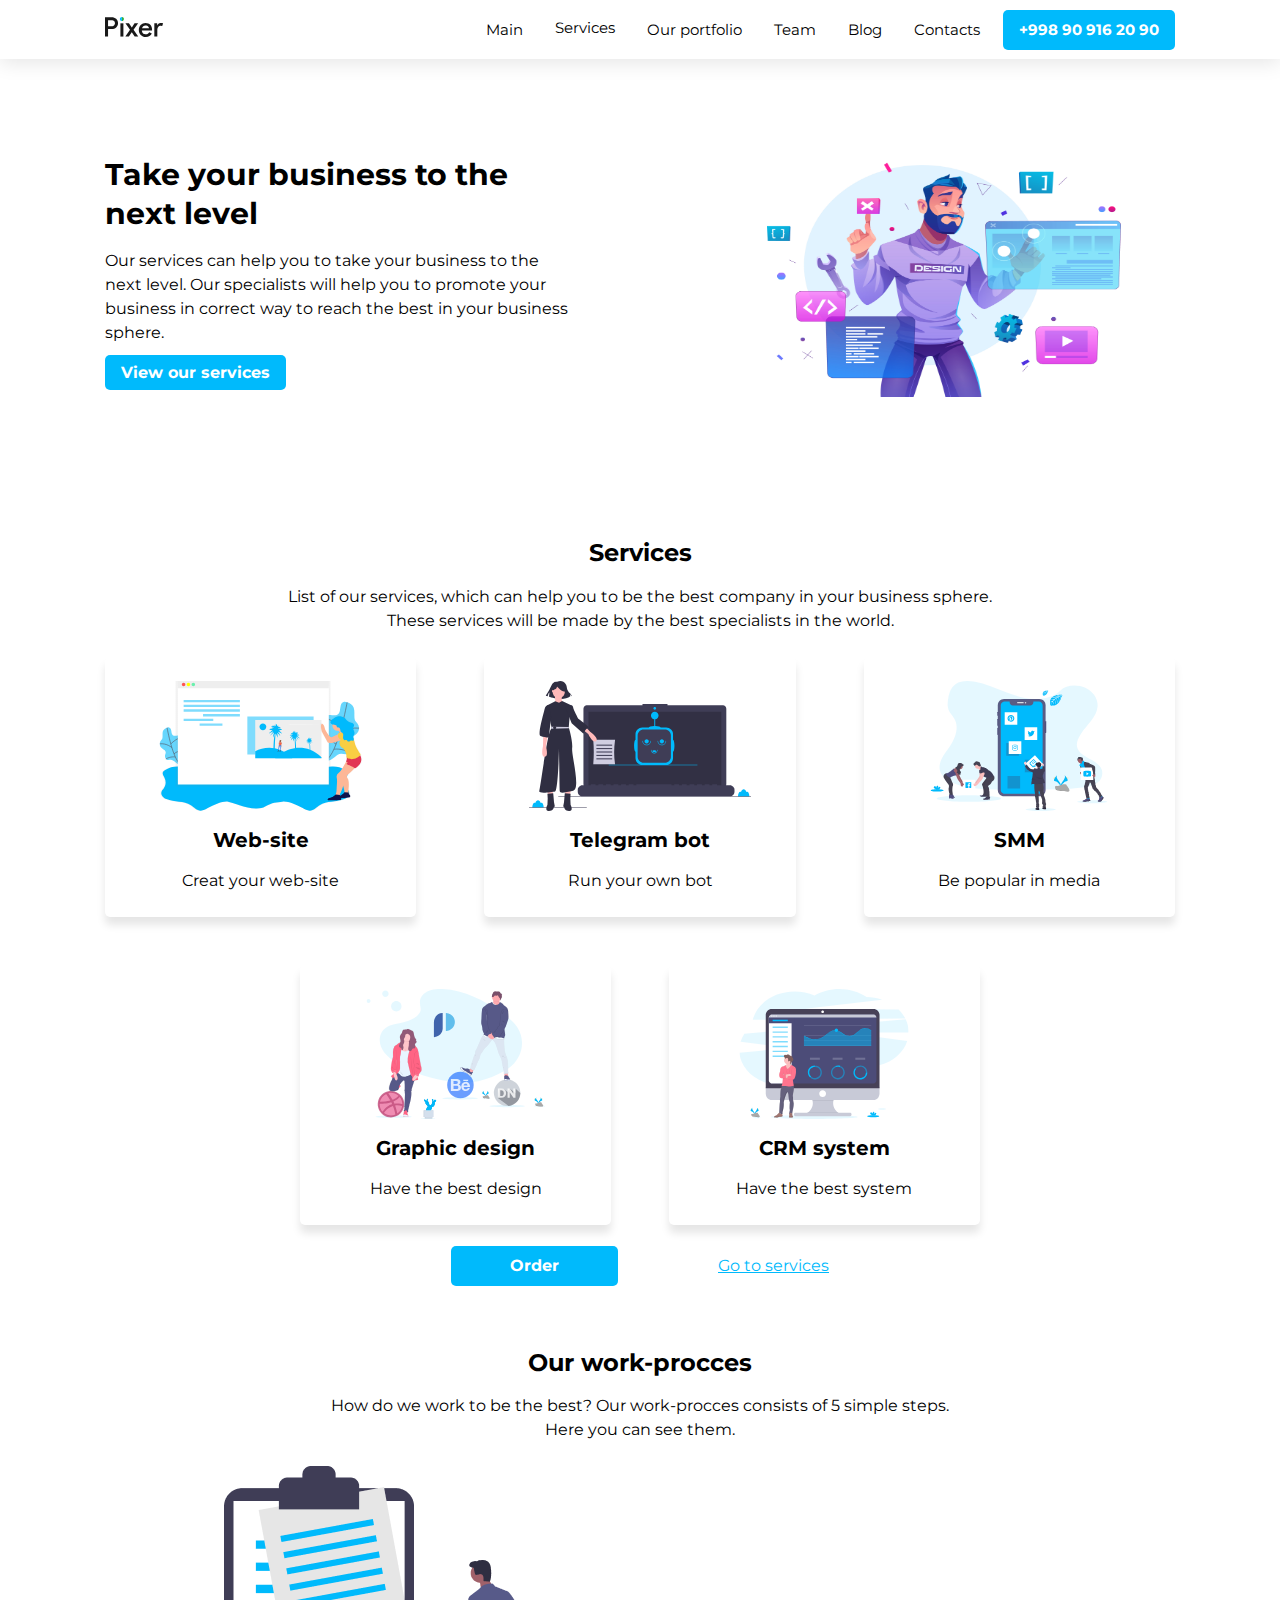
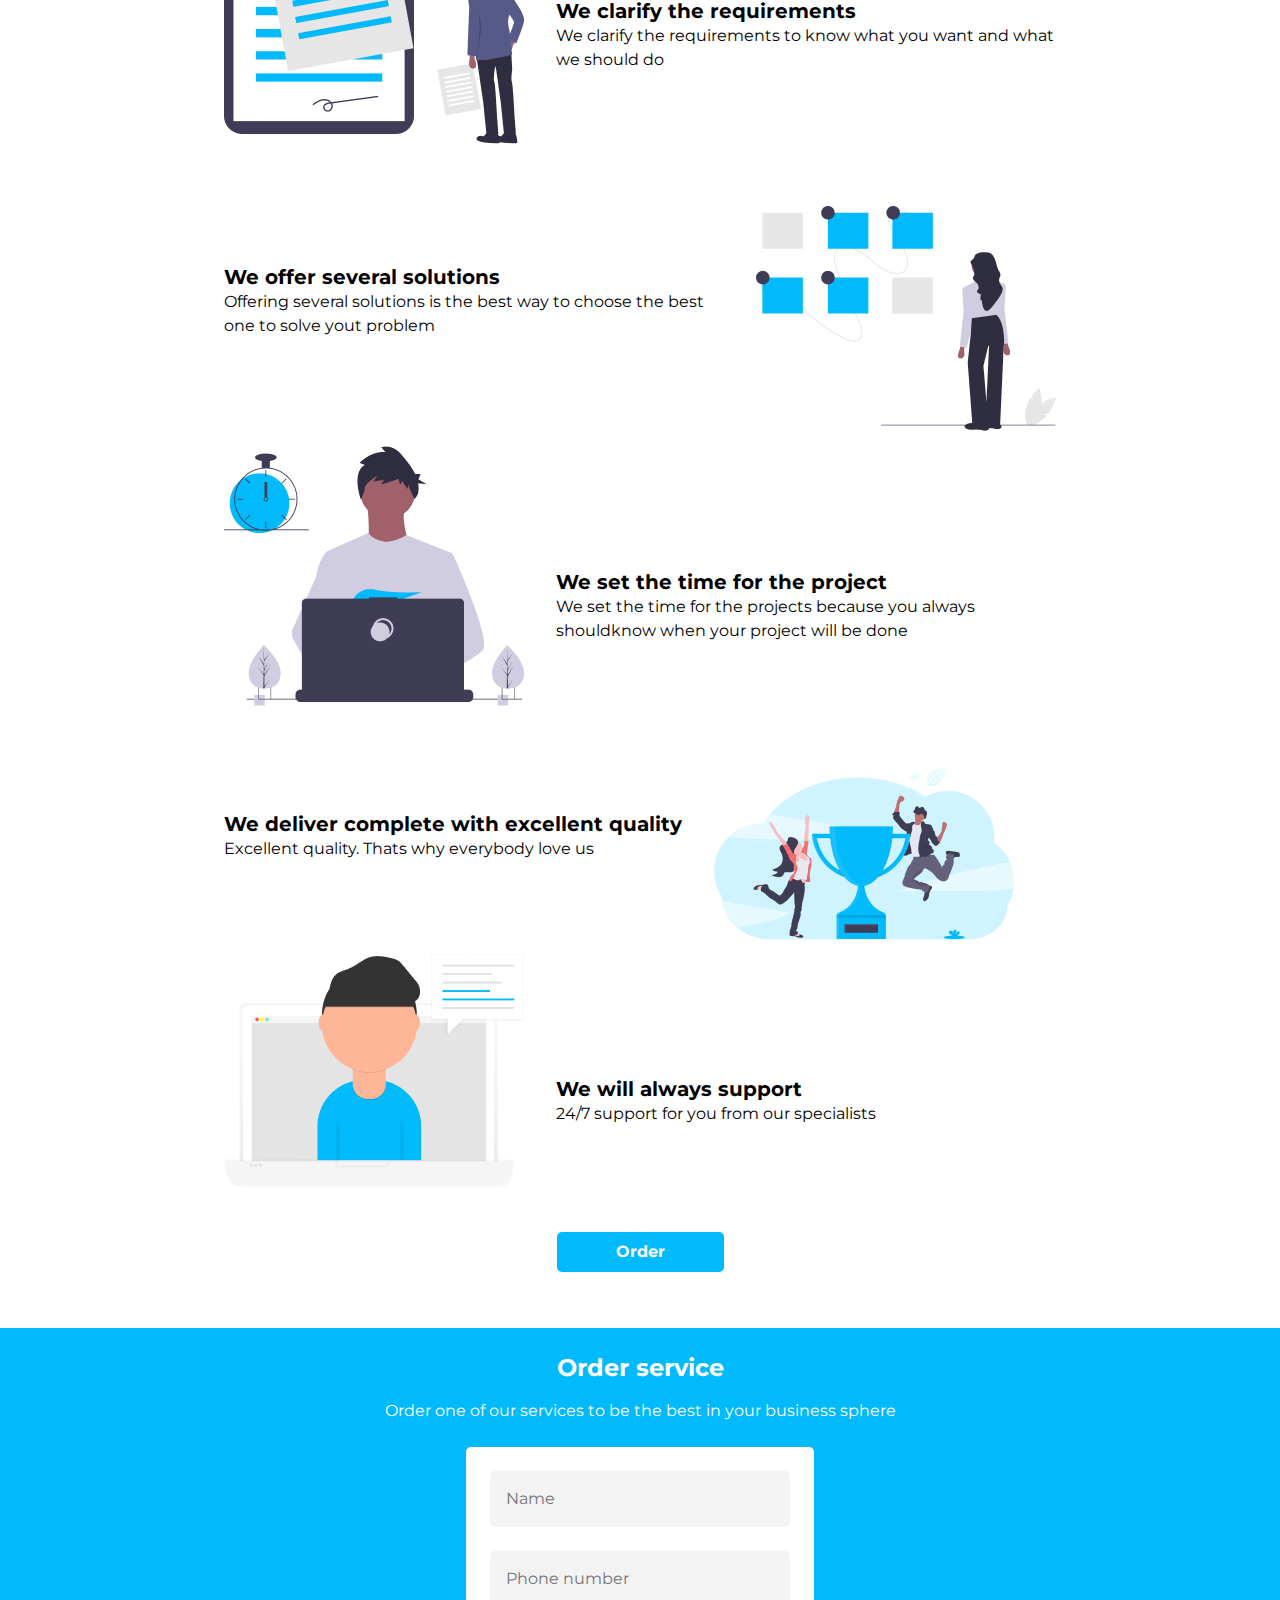
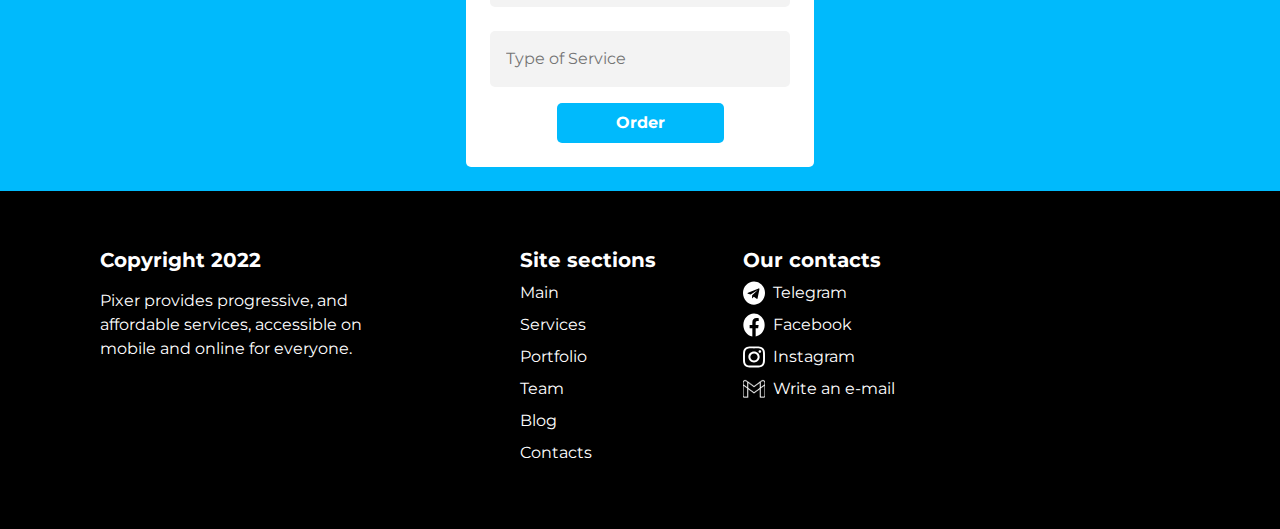
<file: index.html>
<!DOCTYPE html>
<html lang="en">

<head>
    <meta charset="UTF-8">
    <meta http-equiv="X-UA-Compatible" content="IE=edge">
    <meta name="viewport" content="width=device-width, initial-scale=1.0">
    <link rel="stylesheet" href="css/style.css">
    <link rel="stylesheet" href="./css/normolize.css">
    <title>Pixer</title>
</head>
<body>

    <h1 class="visually-hidden">Pixer</h1>
<!-- header -->
    <header>
        <div class="container header-content">
            <a href="" class="logo"><img src="images/logo.svg" alt="logo"></a>

            <nav class="navbar">
                <ul class="navbar-list">
                    <li><a href="#intro" class="navbar-link">Main</a></li>
                    <li class="list-select"><a href="services.html" class="navbar-link">Services</a></li>
                    <li><a href="#" class="navbar-link">Our portfolio</a></li>
                    <li><a href="#" class="navbar-link">Team</a></li>
                    <li><a href="#" class="navbar-link">Blog</a></li>
                    <li><a href="#contact" class="navbar-link">Contacts</a></li>
                </ul>
                <a href="tel:+998 90 916 20 90" class="phone-link">+998 90 916 20 90</a>
            </nav>
        </div>
    </header>
<!-- main -->
    <main>
        <section id="intro">
            <div class="container intro-content">
                <div class="intro-left">
                    <h2>Take your business to the <br>next level</h2>
                    <p>Our services can help you to take your business to the next level. Our specialists will help you to promote your business in correct way to reach the best in your business sphere.</p>
                    <a href="services.html" class="services-button">View our services</a>
                </div>
                <div class="intro-right">
                        <img src="images/illustrate.jpg" alt="illustrate" class="illustration">
                </div>
            </div>
        </section>
        <section id="services">
            <div class="container services-content">
                <h2>Services</h2>
                <p>List of our services, which can help you to be the best company in your business sphere.<br>
                These services will be made by the best specialists in the world.
                </p>

                <ul class="services-list">
                    <li class="services-item">
                        <img src="images/services-img-1.svg" alt="website">
                        <h3>Web-site </h3>
                        <span>Creat your web-site</span>
                    </li>

                    <li class="services-item">
                        <img src="images/services-img-2.svg" alt="telegram">
                        <h3>Telegram bot</h3>
                        <span>Run your own bot</span>
                    </li>

                    <li class="services-item">
                        <img src="images/services-img-3.svg" alt="SMM">
                        <h3>SMM</h3>
                        <span>Be popular in media</span>
                    </li>

                    <li class="services-item">
                        <img src="images/services-img-4.svg" alt="Graphic design">
                        <h3>Graphic design</h3>
                        <span>Have the best design</span>
                    </li>

                    <li class="services-item">
                        <img src="images/services-img-5.svg" alt="CRM system">
                        <h3>CRM system</h3>
                        <span>Have the best system</span>
                    </li>
                </ul>
                <div class="buttons">
                    <a href="#form" class="default-button">Order</a>
                    <a href="services.html" class="support" target="_blank">Go to services</a>
                </div>
            </div>
        </section>
        <section class="work-procces">
            <div class="container work-procces-content">
                <h2 class="title">Our work-procces</h2>
                <p class="title-content">How do we work to be the best? Our work-procces consists of 5 simple steps.<br> Here you can see them.</p>

                <ul class="work-content">
                    <li class="work-item">
                        <div class="work-left">
                            <img src="./images/work-illustrate.png" alt="illustrate">
                        </div>
                        <div class="work-right">
                            <h2>
                                We clarify the requirements
                            </h2>
                            <p>We clarify the requirements to know what you want and what we should do</p>
                        </div>
                    </li>

                    <li class="work-item">
                        <div class="work-left">
                            <h2>
                                We offer several solutions
                            </h2>
                            <p>Offering several solutions is the best way to choose the best one to solve yout problem</p>
                        </div>
                        <div class="work-right">
                            <img src="./images/work-illustrate1.png" alt="illustrate">
                        </div>
                    </li>

                    <li class="work-item">
                        <div class="work-left">
                            <img src="./images/work-illustrate2.png" alt="illustrate">
                        </div>
                        <div class="work-right">
                            <h2>
                                We set the time for the project
                            </h2>
                            <p>We set the time for the projects because you always shouldknow when your project will be done</p>
                        </div>
                    </li>

                    <li class="work-item">
                        <div class="work-left">
                            <h2>
                                We deliver complete with excellent quality
                            </h2>
                            <p>Excellent quality. Thats why everybody love us</p>
                        </div>
                        <div class="work-right">
                            <img src="./images/work-illustrate3.png" alt="illustrate">
                        </div>
                    </li>

                    <li class="work-item">
                        <div class="work-left">
                            <img src="./images/work-illustrate4.png" alt="illustrate">
                        </div>
                        <div class="work-right">
                            <h2>
                                We will always support
                            </h2>
                            <p>24/7 support for you from our specialists</p>
                        </div>
                    </li>
                </ul>
                <center>
                <div class="work-butoon">
                    <a href="#form" class="default-button">Order</a>
                </div>
                </center>
            </div>
        </section>
        <section id="form">
            <h2 class="form-title">Order service</h2>
            <p class="form-context">Order one of  our services to be the best in your business sphere</p>
            <form>
                <input type="text" placeholder="Name">
                <input type="tel" placeholder="Phone number">
                <input type="text" placeholder="Type of Service">
                <div class="form-button">
                    <a href="#form" class="default-button">Order</a>
                </div>
            </form>
        </section>
    </main>
<!-- footer -->
    <footer id="contact">
        <div class="copyrihgt">
            <h3 class="copy-title">Copyright 2022</h3>
            <p class="copy-content">Pixer provides progressive, and affordable services, accessible on mobile and online 
            for everyone.</p>
        </div>
        <div class="copyright-navi">
            <ul class="footer-nav">
                <h3 class="copy-title">Site sections</h3>
                <li><a href="#intro">Main</a></li>
                <li><a href="#services">Services</a></li>
                <li><a href="#">Portfolio</a></li>
                <li><a href="#">Team</a></li>
                <li><a href="#">Blog</a></li>
                <li><a href="#contact">Contacts</a></li>
            </ul>
            <ul class="social-nets">
                <h3 class="copy-title">Our contacts</h3>
                <li><a href="https://t.me/Kh_Khabibullokhon" target="_blank"><img src="./images/telegram.svg" alt="telegram">Telegram</a></li>
                <li><a href="https://www.facebook.com/khabib.roocky.1/" target="_blank"><img src="./images/facebook.svg" alt="facebook">Facebook</a></li>
                <li><a href="https://www.instagram.com/nig_bib/" target="_blank"><img src="./images/instagram.svg" alt="instagram">Instagram</a></li>
                <li><a href="mailto:k01346595@gmail.com" target="_blank"><img src="./images/gmail.png "alt="gmail">Write an e-mail</a></li>
            </ul>
        </div>
    </footer>
</body>
</html>
</file>
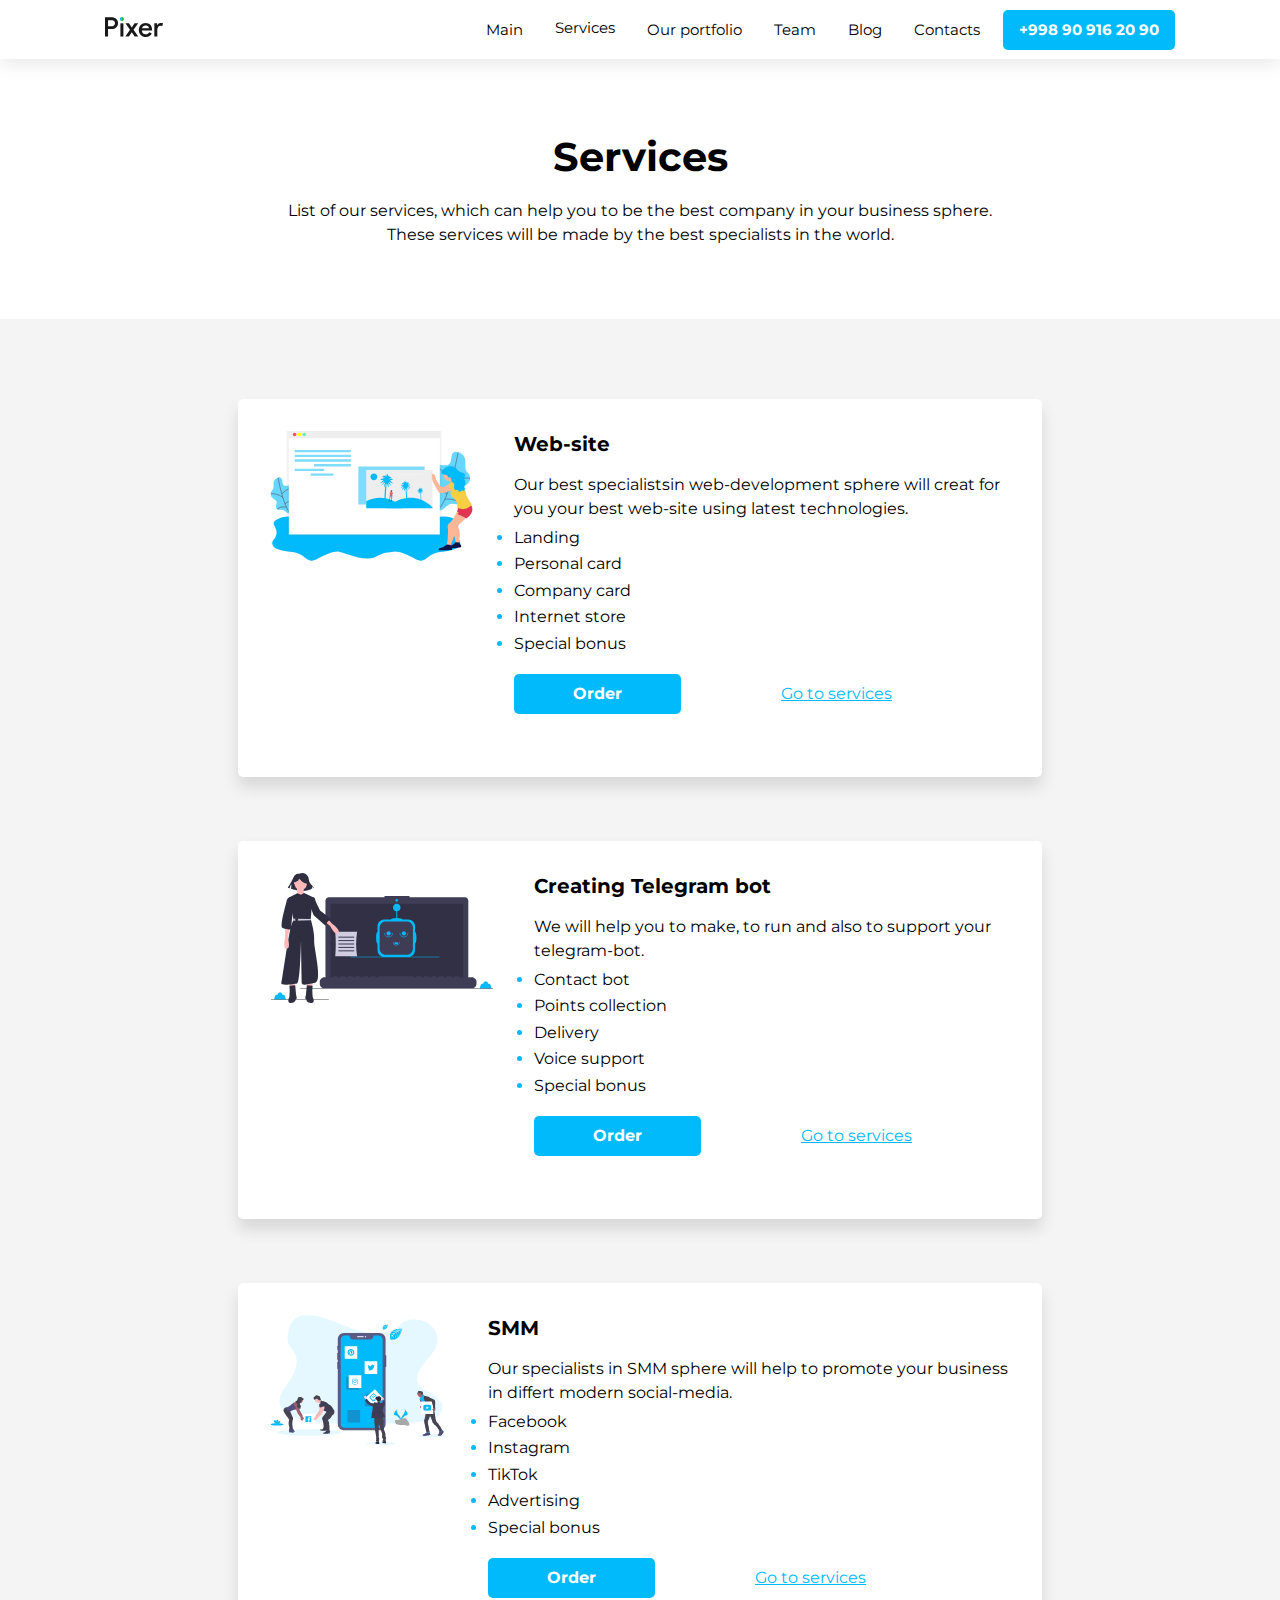
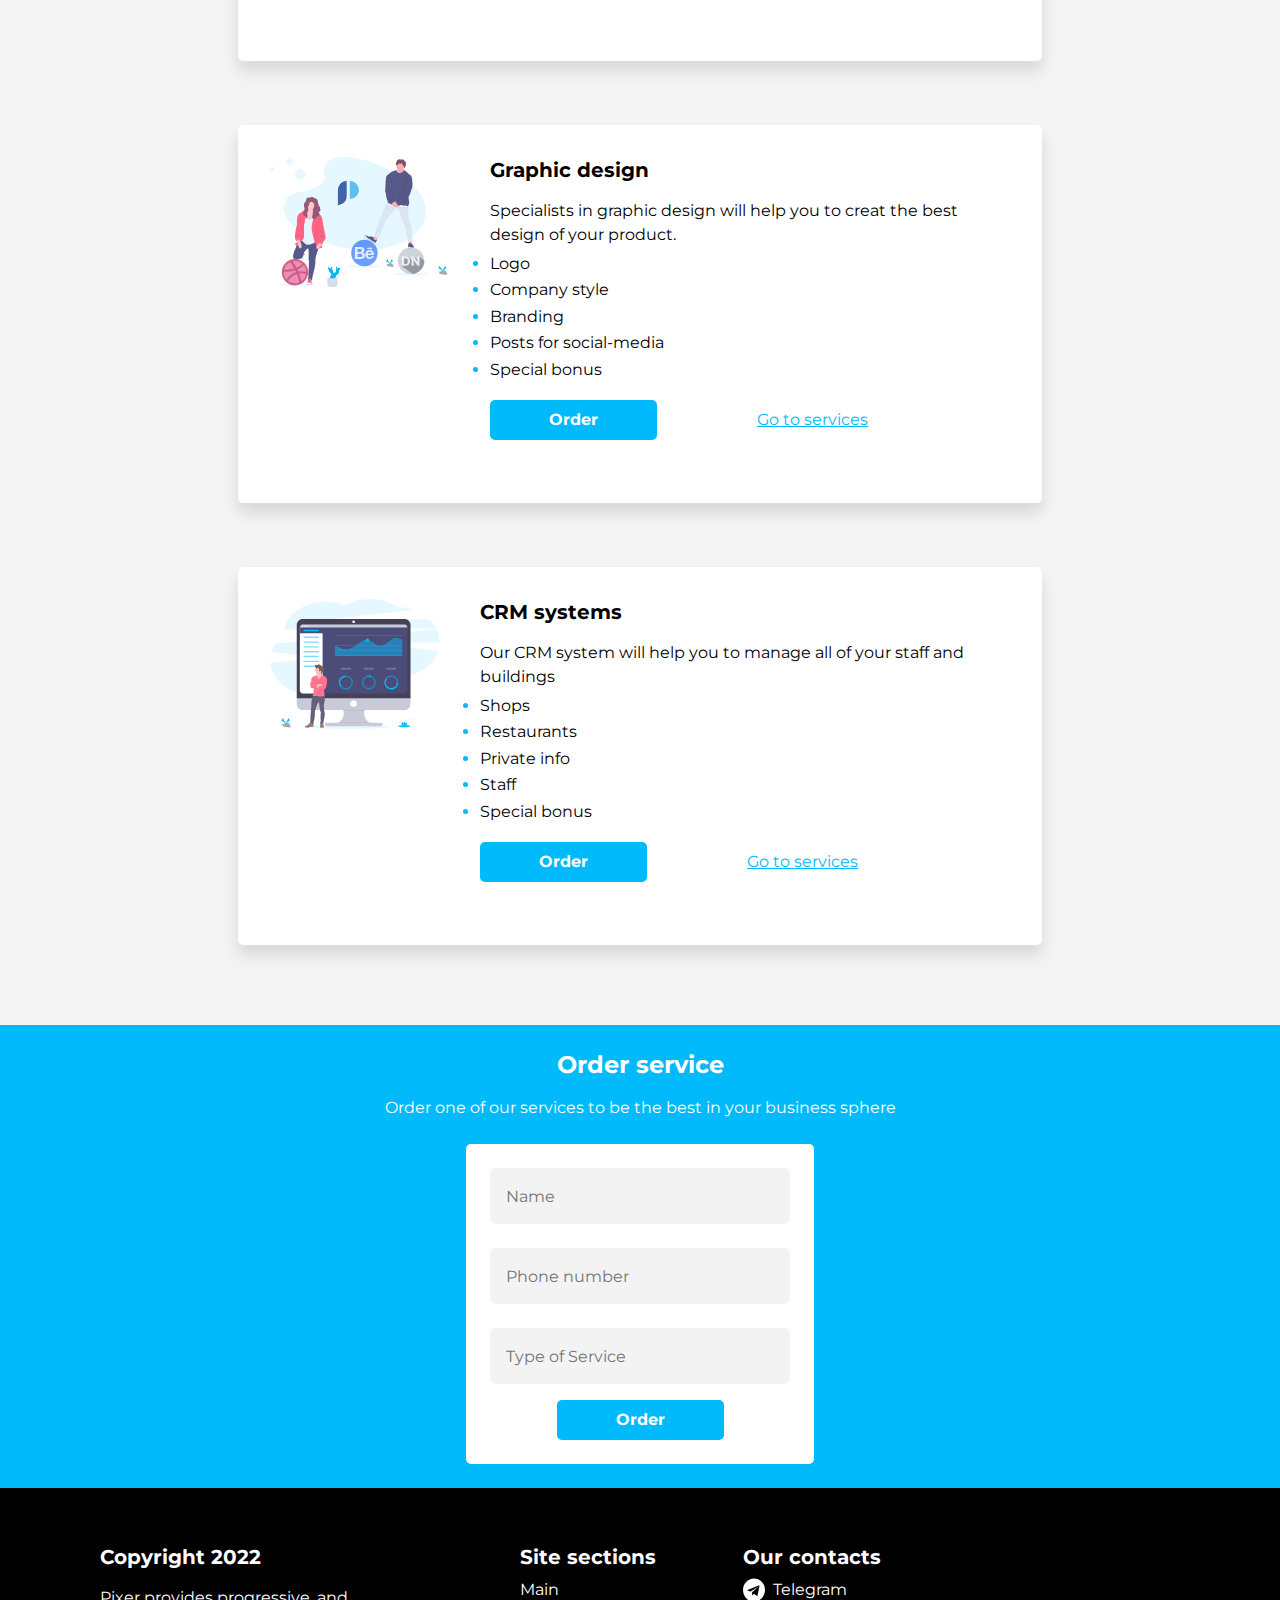
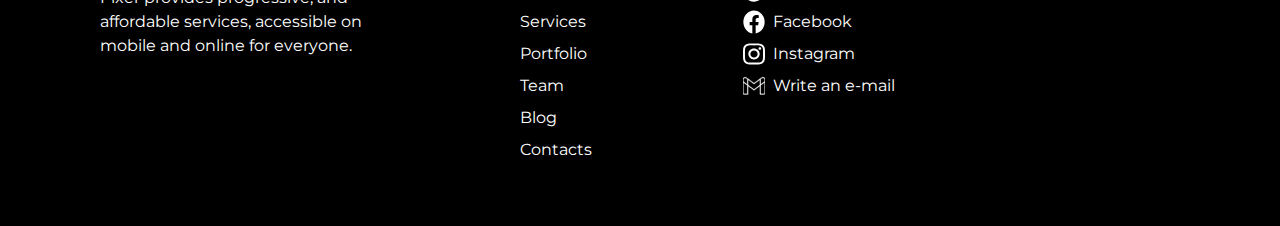
<file: services.html>
<!DOCTYPE html>
<html lang="en">
<head>
    <meta charset="UTF-8">
    <meta http-equiv="X-UA-Compatible" content="IE=edge">
    <meta name="viewport" content="width=device-width, initial-scale=1.0">
    <link rel="stylesheet" href="css/style.css">
    <link rel="stylesheet" href="./css/normolize.css">
    <title>Services</title>
</head>
<body>
    <header>
        <div class="container header-content">
            <a href="" class="logo"><img src="images/logo.svg" alt="logo"></a>

            <nav class="navbar">
                <ul class="navbar-list">
                    <li><a href="index.html" class="navbar-link">Main</a></li>
                    <li class="list-select"><a href="xizmat.html" class="navbar-link">Services</a></li>
                    <li><a href="" class="navbar-link">Our portfolio</a></li>
                    <li><a href="" class="navbar-link">Team</a></li>
                    <li><a href="" class="navbar-link">Blog</a></li>
                    <li><a href="#contact" class="navbar-link">Contacts</a></li>
                </ul>
                <a href="tel:+998 90 916 20 90" class="phone-link">+998 90 916 20 90</a>
            </nav>
        </div>
    </header>
<!-- main -->
    <main id="services-main">
    <section class="title">
        <div class="container">
            <h2 class="services-title-2">Services</h2>
            <p class="services-text-2">List of our services, which can help you to be the best company in your business sphere.<br>
                These services will be made by the best specialists in the world.</p>
        </div>
    </section>

    <section id="list">
        <ul>
            <li class="list-item">
                <div class="img"><img src="./images/services-img-1.svg" alt="services-img" class="list-img"></div>
                <div class="list-item-text">
                    <h3>Web-site</h3>
                    <p>Our best specialistsin web-development sphere will creat for you your best web-site using latest technologies.</p>
                    <ul>
                        <li>Landing</li>
                        <li>Personal card</li>
                        <li>Company card</li>
                        <li>Internet store</li>
                        <li>Special bonus</li>
                    </ul>
                    <div class="buttons-xiz">
                        <a href="#form-service" class="default-button">Order</a>
                        <a href="" class="support">Go to services</a>
                    </div>
                </div>
            </li>

            <li class="list-item">
                <div class="img"><img src="./images/services-img-2.svg" alt="services-img" class="list-img"></div>
                <div class="list-item-text">
                    <h3>Creating Telegram bot</h3>
                    <p>We will help you to make, to run and also to support your telegram-bot.</p>
                    <ul>
                        <li>Contact bot</li>
                        <li>Points collection</li>
                        <li>Delivery</li>
                        <li>Voice support</li>
                        <li>Special bonus</li>
                    </ul>
                    <div class="buttons-xiz">
                        <a href="#form-service" class="default-button">Order</a>
                        <a href="" class="support">Go to services</a>
                    </div>
                </div>
            </li>

            <li class="list-item">
                <div class="img"><img src="./images/services-img-3.svg" alt="services-img" class="list-img"></div>
                <div class="list-item-text">
                    <h3>SMM</h3>
                    <p>Our specialists in SMM sphere will help to promote your business in differt modern social-media.</p>
                    <ul>
                        <li>Facebook</li>
                        <li>Instagram</li>
                        <li>TikTok</li>
                        <li>Advertising</li>
                        <li>Special bonus</li>
                    </ul>
                    <div class="buttons-xiz">
                        <a href="#form-service" class="default-button">Order</a>
                        <a href="" class="support">Go to services</a>
                    </div>
                </div>
            </li>

            <li class="list-item">
                <div class="img"><img src="./images/services-img-4.svg" alt="services-img" class="list-img"></div>
                <div class="list-item-text">
                    <h3>Graphic design</h3>
                    <p>Specialists in graphic design will help you to creat the best design of your product.</p>
                    <ul>
                        <li>Logo</li>
                        <li>Company style</li>
                        <li>Branding</li>
                        <li>Posts for social-media</li>
                        <li>Special bonus</li>
                    </ul>
                    <div class="buttons-xiz">
                        <a href="#form-service" class="default-button">Order</a>
                        <a href="" class="support">Go to services</a>
                    </div>
                </div>
            </li>

            <li class="list-item">
                <div class="img"><img src="./images/services-img-5.svg" alt="services-img" class="list-img"></div>
                <div class="list-item-text">
                    <h3>CRM systems</h3>
                    <p>Our CRM system will help you to manage all of your staff and buildings</p>
                    <ul>
                        <li>Shops</li>
                        <li>Restaurants</li>
                        <li>Private info</li>
                        <li>Staff</li>
                        <li>Special bonus</li>
                    </ul>
                    <div class="buttons-xiz">
                        <a href="#form-service" class="default-button">Order</a>
                        <a href="" class="support">Go to services</a>
                    </div>
                </div>
            </li>
        </ul>
    </section>
    <section id="form-service">
        <h2 class="form-title">Order service</h2>
        <p class="form-context">Order one of  our services to be the best in your business sphere</p>
        <form>
            <input type="text" placeholder="Name">
            <input type="tel" placeholder="Phone number">
            <input type="text" placeholder="Type of Service">
            <div class="form-button">
                <a href="#form" class="default-button">Order</a>
            </div>
        </form>
    </section>
    </main>
<!-- footer -->
<footer id="contact">
    <div class="copyrihgt">
        <h3 class="copy-title">Copyright 2022</h3>
        <p class="copy-content">Pixer provides progressive, and affordable services, accessible on mobile and online 
        for everyone.</p>
    </div>
    <div class="copyright-navi">
        <ul class="footer-nav">
            <h3 class="copy-title">Site sections</h3>
            <li><a href="#intro">Main</a></li>
            <li><a href="#services-main">Services</a></li>
            <li><a href="#">Portfolio</a></li>
            <li><a href="#">Team</a></li>
            <li><a href="#">Blog</a></li>
            <li><a href="#contact">Contacts</a></li>
        </ul>
        <ul class="social-nets">
            <h3 class="copy-title">Our contacts</h3>
            <li><a href="https://t.me/Kh_Khabibullokhon" target="_blank"><img src="./images/telegram.svg" alt="telegram">Telegram</a></li>
            <li><a href="https://www.facebook.com/khabib.roocky.1/" target="_blank"><img src="./images/facebook.svg" alt="facebook">Facebook</a></li>
            <li><a href="https://www.instagram.com/nig_bib/" target="_blank"><img src="./images/instagram.svg" alt="instagram">Instagram</a></li>
            <li><a href="mailto:k01346595@gmail.com" target="_blank"><img src="./images/gmail.png "alt="gmail">Write an e-mail</a></li>
        </ul>
    </div>
</footer>
</body>
</html>
</file>
<file: css/style.css>
@import url('https://fonts.googleapis.com/css2?family=Montserrat:wght@400;700&display=swap');
* {
    box-sizing: border-box;
    -moz-user-select: -moz-none;
   -khtml-user-select: none;
   -webkit-user-select: none;
   -ms-user-select: none;
   user-select: none;
   scroll-behavior: smooth;
}
body {
    font-family: 'Montserrat', sans-serif;
    margin: 0;
    padding: 0;
}
ul,li {
    margin: 0;
    padding: 0;
    list-style: none;
}
li::marker{ 
    color: #00BAFC; 
}
p,h1,h2,h3,h4 {
    padding: 0;
    margin: 0;
}
a {
    text-decoration: none;
}
.visually-hidden {
    clip: rect(0 0 0 0);
    clip-path: inset(50%);
    height: 1px;
    overflow: hidden;
    position: absolute;
    white-space: nowrap;
    width: 1px;
}
.container {
    width: 1100px;
    padding: 0 15px;
    margin: 0 auto;
}
header {
    background: #FFFFFF;
    box-shadow: 0px 4px 20px rgba(0, 0, 0, 0.1);
}
.header-content {
    display: flex;
    justify-content: space-between;
    align-items: center;
}
.navbar-list {
    display: flex;
    align-items: center;
    margin-right: 7px;
}
.navbar-link {
    font-family: 'Montserrat', sans-serif;
    font-style: normal;
    font-weight: 400;
    font-size: 15px;
    line-height: 24px;
    color: #000000;
    padding: 16px;
    border-bottom: 3px solid transparent;
    transition: border-bottom 0.2s;
}
.navbar-link:hover {
    border-bottom: 3px solid #191919;
}

.navbar-link:active {
    border-bottom: solid;
}
.navbar {
    display: flex;
    align-items: center;
}
.list-select {
    display: flex;
    flex-direction: column;
}
.phone-link{
    background: #00BAFC;
    border-radius: 5px;
    height: 40px;
    padding-bottom: 8;
    padding-top: 8px;
    padding-left: 16px;
    padding-right: 16px;
    color: #FFFFFF;
    font-family: 'Montserrat', sans-serif;
    font-style: normal;
    font-weight: 700;
    font-size: 15px;
    line-height: 24px;
}
.phone-link:hover{
    border: 3px solid #00BAFC;
    border-radius: 5px;
    background: #FFFFFF;
    color: #00BAFC;
}
/* main */
#intro {
    margin: 80px;
}

.intro-left h2 {
    font-family: 'Montserrat', sans-serif;
    font-style: normal;
    font-weight: 700;
    font-size: 30px;
    line-height: 130%;
    color: #000000;
}
.intro-left p {
    font-family: 'Montserrat', sans-serif;
    font-style: normal;
    font-weight: 400;
    font-size: 16px;
    line-height: 24px;
    color: #000000;
    margin: 16px 0;
}
.services-button {
    font-family: 'Montserrat', sans-serif;
    font-style: normal;
    font-weight: 700;
    font-size: 16px;
    line-height: 24px;
    color: #FFFFFF;
    padding: 8px 16px;
    background: #00BAFC;
    border-radius: 5px;
    transition: 0.2s;
}
.services-button:hover {
    background: rgba(0, 186, 252, 0.8);
}
.services-button:active {
    background: rgba(0, 186, 252, 0.6);
}
.intro-content {
    display: flex;
    justify-content: space-between;
    align-items: center;
}
.intro-left {
    width: 470px;
}
.intro-right {
    width: 458px;
    position: relative;
    border-radius: 5px;
}
.illustration{
    width: 458px;
    height: 258px;
}
/* list of services */
#services {
    padding: 56px 0;
}
#services h2 {
    font-family: 'Montserrat', sans-serif;
    font-style: normal;
    font-weight: 700;
    font-size: 24px;
    line-height: 130%;
    text-align: center;
    color: #000000;
    margin-bottom: 16px;
}
#services p {
    font-family: 'Montserrat', sans-serif;
    font-style: normal;
    font-weight: 400;
    font-size: 16px;
    line-height: 24px;
    color: #000000;
    width: 719px;
    margin: 0 auto;
    text-align: center;
}
.services-list{
    display: flex;
    flex-wrap: wrap;
    justify-content: space-between;
    margin-top: 24px;
}
.services-item {
    width: 29.09%;
    display: flex;
    flex-direction: column;
    align-items: center;
    background: #FFFFFF;
    box-shadow: 0px 8px 8px rgba(0, 0, 0, 0.1);
    border-radius: 5px;
    transition: box-shadow 0.2s;
    padding: 24px 58px;
}
.services-item:hover{
    box-shadow: 0px 12px 21px rgba(0, 0, 0, 0.1);
}
.services-item:active{
    box-shadow: 0px 4px 4px rgba(0, 0, 0, 0.2);
}
.services-item h3 {
    font-family: 'Montserrat', sans-serif;
    font-style: normal;
    font-weight: 700;
    font-size: 20px;
    line-height: 130%;
    color: #000000;
    margin: 16px 0;
}
.services-item span {
    font-family: 'Montserrat', sans-serif;
    font-style: normal;
    font-weight: 400;
    font-size: 16px;
    line-height: 24px;
    color: #000000;
}
.services-item:nth-child(4){
    margin-top: 48px;
    margin-left: 195px;
}
.services-item:nth-child(5){
    margin-top: 48px;
    margin-right: 195px;
}
.buttons{
    width: 378px;
    height: 50px;
    margin: 0 auto;
    margin-top: 16px;
    display: flex;
    justify-content: space-between;
    align-items: center;
}
.default-button{
    width: 167px;
    height: 40px;
    background: #00BAFC;
    border-radius: 5px;
    padding: 8px 16px;
    font-family: 'Montserrat', sans-serif;
    font-style: normal;
    font-weight: 700;
    font-size: 16px;
    line-height: 24px; 
    color: #FFFFFF;
    justify-content: center;
    display: flex;
}
.default-button:hover {
    background: rgba(0, 186, 252, 0.8);
}
.default-button:active {
    background: rgba(0, 186, 252, 0.6);
}
.support{
    font-family: 'Montserrat', sans-serif;
    font-style: normal;
    font-weight: 400;
    font-size: 16px;
    line-height: 24px;
    color: #00BAFC;
    text-decoration-line: underline;
}
/* work-procces */
.title{
    font-family: 'Montserrat', sans-serif;
    font-style: normal;
    font-weight: 700;
    font-size: 24px;
    line-height: 130%;
    text-align: center;
}
.title-content{
    font-family: 'Montserrat', sans-serif;
    font-style: normal;
    font-weight: 400;
    font-size: 16px;
    line-height: 24px;
    text-align: center;
    margin-top: 16px;
    margin-bottom: 24px;
}
.work-content{
    width: 832px;
    margin: 0 auto;
}
.work-item{
    display: flex;
    align-items: center;
    margin-top: 10px;
}
.work-right{
    margin-left: 32px;
    margin-top: 48px;
}
.work-item p{
    font-family: 'Montserrat', sans-serif;
    font-style: normal;
    font-weight: 400;
    font-size: 16px;
    line-height: 24px;
}
.work-item h2{
    font-family: 'Montserrat', sans-serif;
    font-style: normal;
    font-weight: 700;
    font-size: 20px;
    line-height: 130%;
    padding-top: 8px;
}
.work-butoon{
    margin-top: 40px;
}
/* form */
#form{
    background-color: #00BAFC;
    padding: 24px 0px;
    margin-top: 56px;
}
.form-title{
    font-family: 'Montserrat', sans-serif;
    font-style: normal;
    font-weight: 700;
    font-size: 24px;
    line-height: 130%;
    text-align: center;
    color: #FFFFFF;
}
.form-context{
    font-family: 'Montserrat', sans-serif;
    font-style: normal;
    font-weight: 400;
    font-size: 16px;
    line-height: 150%;
    text-align: center;
    color: #FFFFFF;
    margin-top: 16px;
}
form{
    width: 348px;
    height: 320px;
    background: #FFFFFF;
    border-radius: 5px;
    display: flex;
    flex-direction: column;
    margin: 0 auto;
    margin-top: 24px;
    align-items:center;
}
form input{
    font-family: 'Montserrat', sans-serif;
    font-style: normal;
    font-weight: 400;
    font-size: 16px;
    line-height: 150%;
    color: #000000;
    padding: 16px;
    margin-top: 24px;
    width: 300px;
    height: 56px;
    background: #F3F3F3;
    border-radius: 5px;
    border: none;
}
input:focus{
    outline: none;
}

/* footer */
footer{
    background-color: #000000;
    height: 338px;
    display: flex;
}
.copyrihgt{
    margin-left: 100px;
}
.copy-title{
    margin-top: 56px;
    color: #FFFFFF;
    font-family: 'Montserrat', sans-serif;
    font-style: normal;
    font-weight: 700;
    font-size: 20px;
    line-height: 130%;
}
.copy-content{
    width: 320px;
    margin-top: 16px;
    font-family: 'Montserrat', sans-serif;
    font-style: normal;
    font-weight: 400;
    font-size: 16px;
    line-height: 150%;
    color: #FFFFFF;
}
.copyright-navi{
    margin-left: 100px;
    display: flex;
}
.copyright-navi a{
    font-family: 'Montserrat', sans-serif;
    font-style: normal;
    font-weight: 400;
    font-size: 16px;
    line-height: 24px;
    color: #FFFFFF;
}
.copyright-navi li{
    margin-top: 8px;
}
.social-nets{
    margin-left: 87px;
}
.social-nets a{
    display: flex;
    align-items: center;
}
.social-nets li{
    margin-top: 8px;
}.social-nets img{
    margin-right: 8px;
}
.form-button{
    display: flex;
    justify-content: center;
    margin-top: 16px;
}
/* services page-2*/
.services-title-2{
    font-family: 'Montserrat', sans-serif;
    font-style: normal;
    font-weight: 700;
    font-size: 40px;
    line-height: 130%;
    text-align: center;
    margin-top: 72px;
}
.services-text-2{
    font-family: 'Montserrat', sans-serif;
    font-style: normal;
    font-weight: 400;
    font-size: 16px;
    line-height: 24px;
    text-align: center;
    margin-top: 16px;
}
#list{
    padding: 80px 0px;
    background: #F4F4F4;
    margin-top: 72px;
}
.list-item{
    width: 804px;
    height: 378px;
    background: #FFFFFF;
    box-shadow: 0px 10px 16px rgba(0, 0, 0, 0.12);
    border-radius: 5px;
    margin: 0 auto;
    padding: 32px;
    display: flex;
    margin-top: 64px;
}
.list-item:nth-child(1){
    margin-top: 0;
}
.list-item:hover{
    box-shadow: 0px 12px 21px rgba(0, 0, 0, 0.1);
}
.list-item:active{
    box-shadow: 0px 4px 4px rgba(0, 0, 0, 0.2);
}
.list-item-text h3{
    font-family: 'Montserrat', sans-serif;
    font-style: normal;
    font-weight: 700;
    font-size: 20px;
    line-height: 130%
}
.list-item-text{
    margin-left: 40px;
}
.list-item-text p{
    font-family: 'Montserrat', sans-serif;
    font-style: normal;
    font-weight: 400;
    font-size: 16px;
    line-height: 24px;
    margin-top: 16px;
}
.list-item-text li{
    margin-top: 8px;
    list-style: disc;
}
.buttons-xiz{
    width: 378px;
    height: 50px;
    margin-top: 16px;
    display: flex;
    justify-content: space-between;
    align-items: center;
    margin-left: 0;
}
#form-service{
    background-color: #00BAFC;
    padding: 24px 0px;
}
footer a:hover{
    color: #00BAFC;
}
footer a:active{
    color: #00BAFC;
    opacity: 0.6;
}
</file>
<file: css/normolize.css>
/*! normalize.css v8.0.1 | MIT License | github.com/necolas/normalize.css */

/* Document
   ========================================================================== */

/**
 * 1. Correct the line height in all browsers.
 * 2. Prevent adjustments of font size after orientation changes in iOS.
 */

 html {
    line-height: 1.15; /* 1 */
    -webkit-text-size-adjust: 100%; /* 2 */
  }
  
  /* Sections
     ========================================================================== */
  
  /**
   * Remove the margin in all browsers.
   */
  
  body {
    margin: 0;
  }
  
  /**
   * Render the `main` element consistently in IE.
   */
  
  main {
    display: block;
  }
  
  /**
   * Correct the font size and margin on `h1` elements within `section` and
   * `article` contexts in Chrome, Firefox, and Safari.
   */
  
  h1 {
    font-size: 2em;
    margin: 0.67em 0;
  }
  
  /* Grouping content
     ========================================================================== */
  
  /**
   * 1. Add the correct box sizing in Firefox.
   * 2. Show the overflow in Edge and IE.
   */
  
  hr {
    box-sizing: content-box; /* 1 */
    height: 0; /* 1 */
    overflow: visible; /* 2 */
  }
  
  /**
   * 1. Correct the inheritance and scaling of font size in all browsers.
   * 2. Correct the odd `em` font sizing in all browsers.
   */
  
  pre {
    font-family: monospace, monospace; /* 1 */
    font-size: 1em; /* 2 */
  }
  
  /* Text-level semantics
     ========================================================================== */
  
  /**
   * Remove the gray background on active links in IE 10.
   */
  
  a {
    background-color: transparent;
  }
  
  /**
   * 1. Remove the bottom border in Chrome 57-
   * 2. Add the correct text decoration in Chrome, Edge, IE, Opera, and Safari.
   */
  
  abbr[title] {
    border-bottom: none; /* 1 */
    text-decoration: underline; /* 2 */
    text-decoration: underline dotted; /* 2 */
  }
  
  /**
   * Add the correct font weight in Chrome, Edge, and Safari.
   */
  
  b,
  strong {
    font-weight: bolder;
  }
  
  /**
   * 1. Correct the inheritance and scaling of font size in all browsers.
   * 2. Correct the odd `em` font sizing in all browsers.
   */
  
  code,
  kbd,
  samp {
    font-family: monospace, monospace; /* 1 */
    font-size: 1em; /* 2 */
  }
  
  /**
   * Add the correct font size in all browsers.
   */
  
  small {
    font-size: 80%;
  }
  
  /**
   * Prevent `sub` and `sup` elements from affecting the line height in
   * all browsers.
   */
  
  sub,
  sup {
    font-size: 75%;
    line-height: 0;
    position: relative;
    vertical-align: baseline;
  }
  
  sub {
    bottom: -0.25em;
  }
  
  sup {
    top: -0.5em;
  }
  
  /* Embedded content
     ========================================================================== */
  
  /**
   * Remove the border on images inside links in IE 10.
   */
  
  img {
    border-style: none;
  }
  
  /* Forms
     ========================================================================== */
  
  /**
   * 1. Change the font styles in all browsers.
   * 2. Remove the margin in Firefox and Safari.
   */
  
  button,
  input,
  optgroup,
  select,
  textarea {
    font-family: inherit; /* 1 */
    font-size: 100%; /* 1 */
    line-height: 1.15; /* 1 */
    margin: 0; /* 2 */
  }
  
  /**
   * Show the overflow in IE.
   * 1. Show the overflow in Edge.
   */
  
  button,
  input { /* 1 */
    overflow: visible;
  }
  
  /**
   * Remove the inheritance of text transform in Edge, Firefox, and IE.
   * 1. Remove the inheritance of text transform in Firefox.
   */
  
  button,
  select { /* 1 */
    text-transform: none;
  }
  
  /**
   * Correct the inability to style clickable types in iOS and Safari.
   */
  
  button,
  [type="button"],
  [type="reset"],
  [type="submit"] {
    -webkit-appearance: button;
  }
  
  /**
   * Remove the inner border and padding in Firefox.
   */
  
  button::-moz-focus-inner,
  [type="button"]::-moz-focus-inner,
  [type="reset"]::-moz-focus-inner,
  [type="submit"]::-moz-focus-inner {
    border-style: none;
    padding: 0;
  }
  
  /**
   * Restore the focus styles unset by the previous rule.
   */
  
  button:-moz-focusring,
  [type="button"]:-moz-focusring,
  [type="reset"]:-moz-focusring,
  [type="submit"]:-moz-focusring {
    outline: 1px dotted ButtonText;
  }
  
  /**
   * Correct the padding in Firefox.
   */
  
  fieldset {
    padding: 0.35em 0.75em 0.625em;
  }
  
  /**
   * 1. Correct the text wrapping in Edge and IE.
   * 2. Correct the color inheritance from `fieldset` elements in IE.
   * 3. Remove the padding so developers are not caught out when they zero out
   *    `fieldset` elements in all browsers.
   */
  
  legend {
    box-sizing: border-box; /* 1 */
    color: inherit; /* 2 */
    display: table; /* 1 */
    max-width: 100%; /* 1 */
    padding: 0; /* 3 */
    white-space: normal; /* 1 */
  }
  
  /**
   * Add the correct vertical alignment in Chrome, Firefox, and Opera.
   */
  
  progress {
    vertical-align: baseline;
  }
  
  /**
   * Remove the default vertical scrollbar in IE 10+.
   */
  
  textarea {
    overflow: auto;
  }
  
  /**
   * 1. Add the correct box sizing in IE 10.
   * 2. Remove the padding in IE 10.
   */
  
  [type="checkbox"],
  [type="radio"] {
    box-sizing: border-box; /* 1 */
    padding: 0; /* 2 */
  }
  
  /**
   * Correct the cursor style of increment and decrement buttons in Chrome.
   */
  
  [type="number"]::-webkit-inner-spin-button,
  [type="number"]::-webkit-outer-spin-button {
    height: auto;
  }
  
  /**
   * 1. Correct the odd appearance in Chrome and Safari.
   * 2. Correct the outline style in Safari.
   */
  
  [type="search"] {
    -webkit-appearance: textfield; /* 1 */
    outline-offset: -2px; /* 2 */
  }
  
  /**
   * Remove the inner padding in Chrome and Safari on macOS.
   */
  
  [type="search"]::-webkit-search-decoration {
    -webkit-appearance: none;
  }
  
  /**
   * 1. Correct the inability to style clickable types in iOS and Safari.
   * 2. Change font properties to `inherit` in Safari.
   */
  
  ::-webkit-file-upload-button {
    -webkit-appearance: button; /* 1 */
    font: inherit; /* 2 */
  }
  
  /* Interactive
     ========================================================================== */
  
  /*
   * Add the correct display in Edge, IE 10+, and Firefox.
   */
  
  details {
    display: block;
  }
  
  /*
   * Add the correct display in all browsers.
   */
  
  summary {
    display: list-item;
  }
  
  /* Misc
     ========================================================================== */
  
  /**
   * Add the correct display in IE 10+.
   */
  
  template {
    display: none;
  }
  
  /**
   * Add the correct display in IE 10.
   */
  
  [hidden] {
    display: none;
  }
</file>
